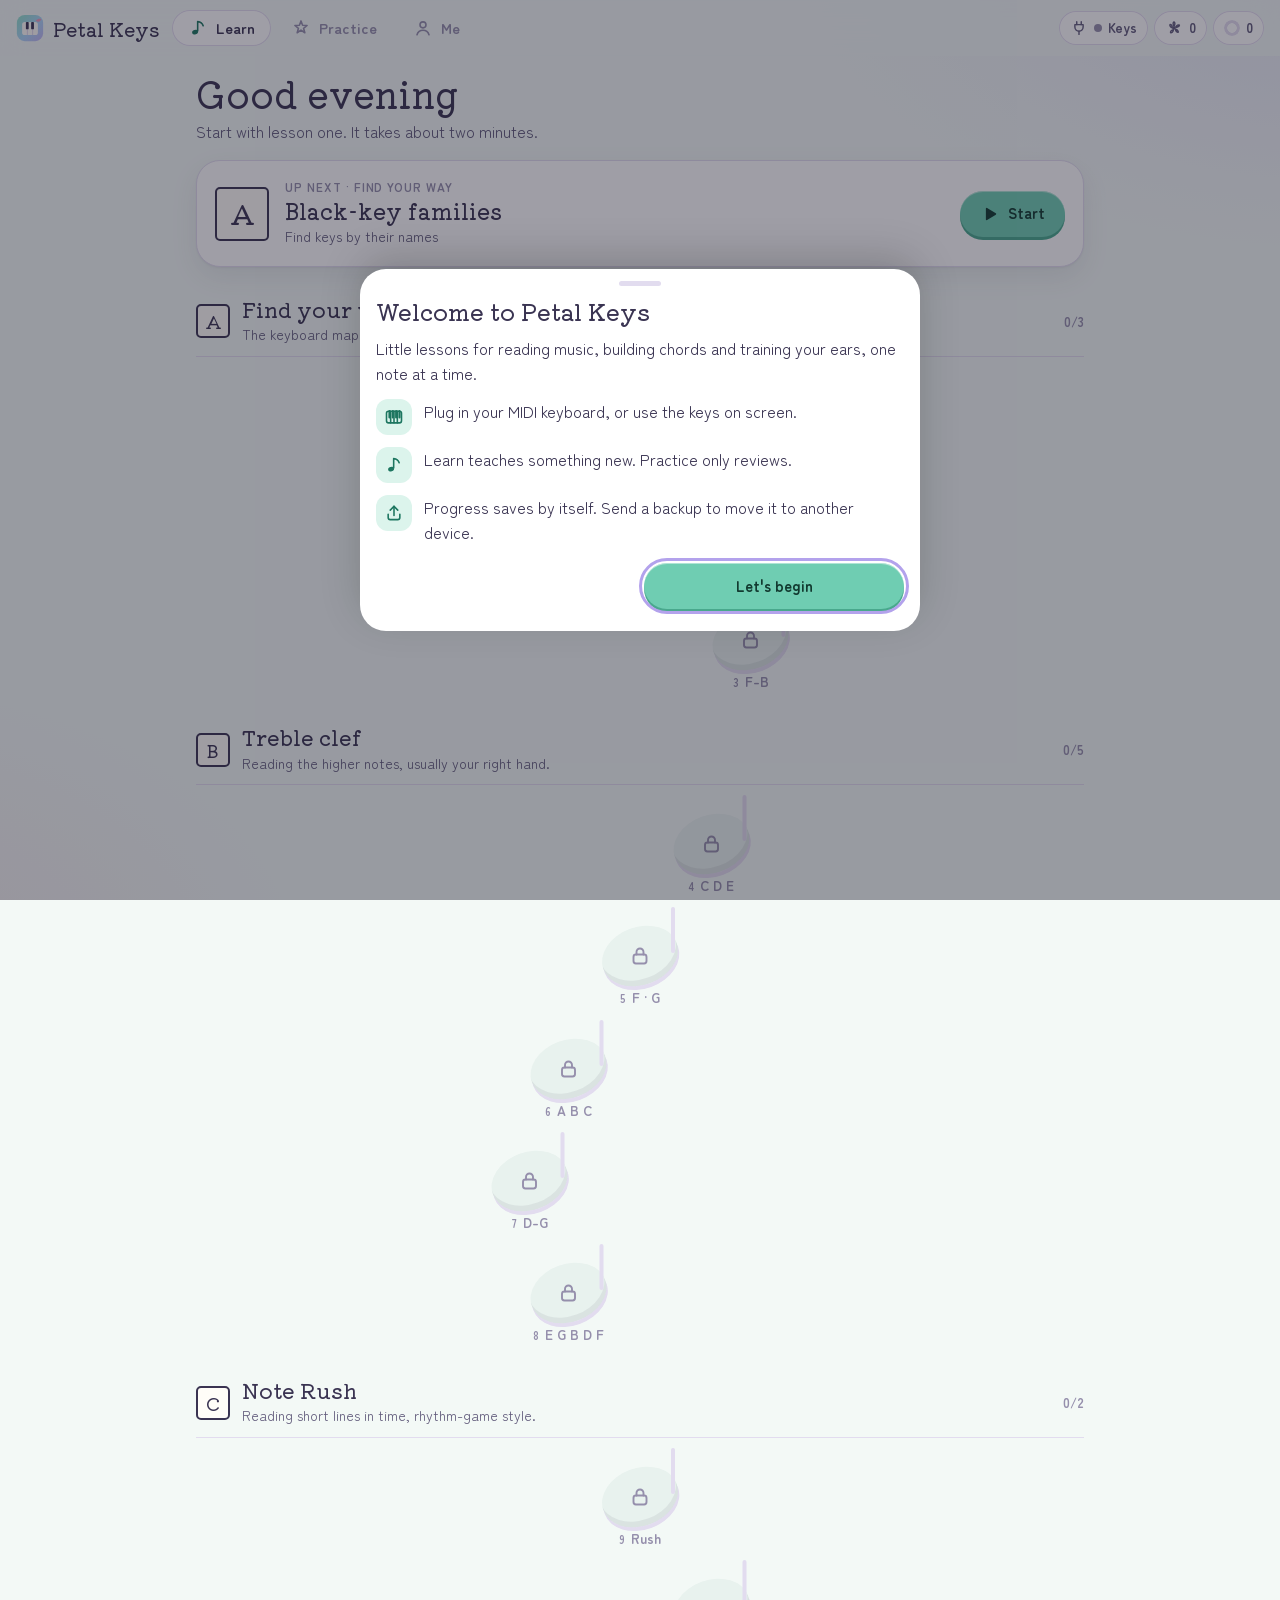
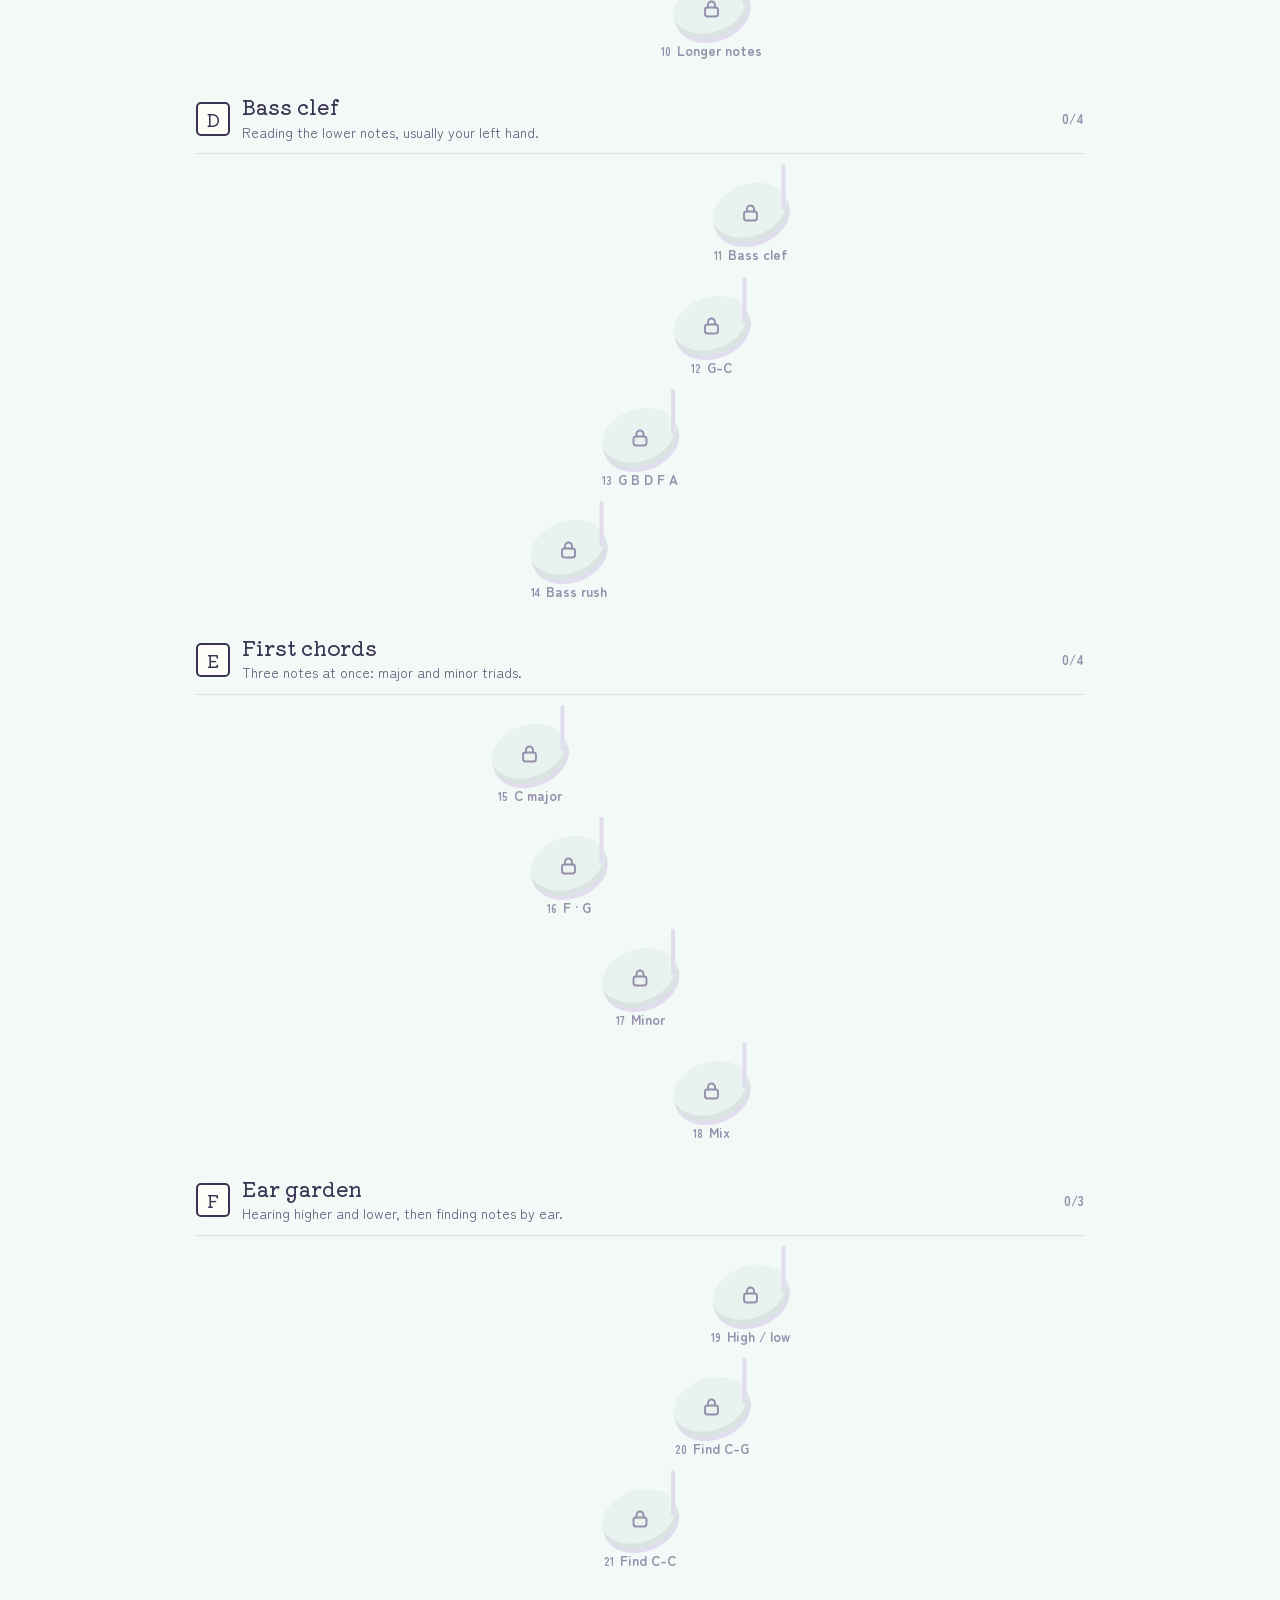
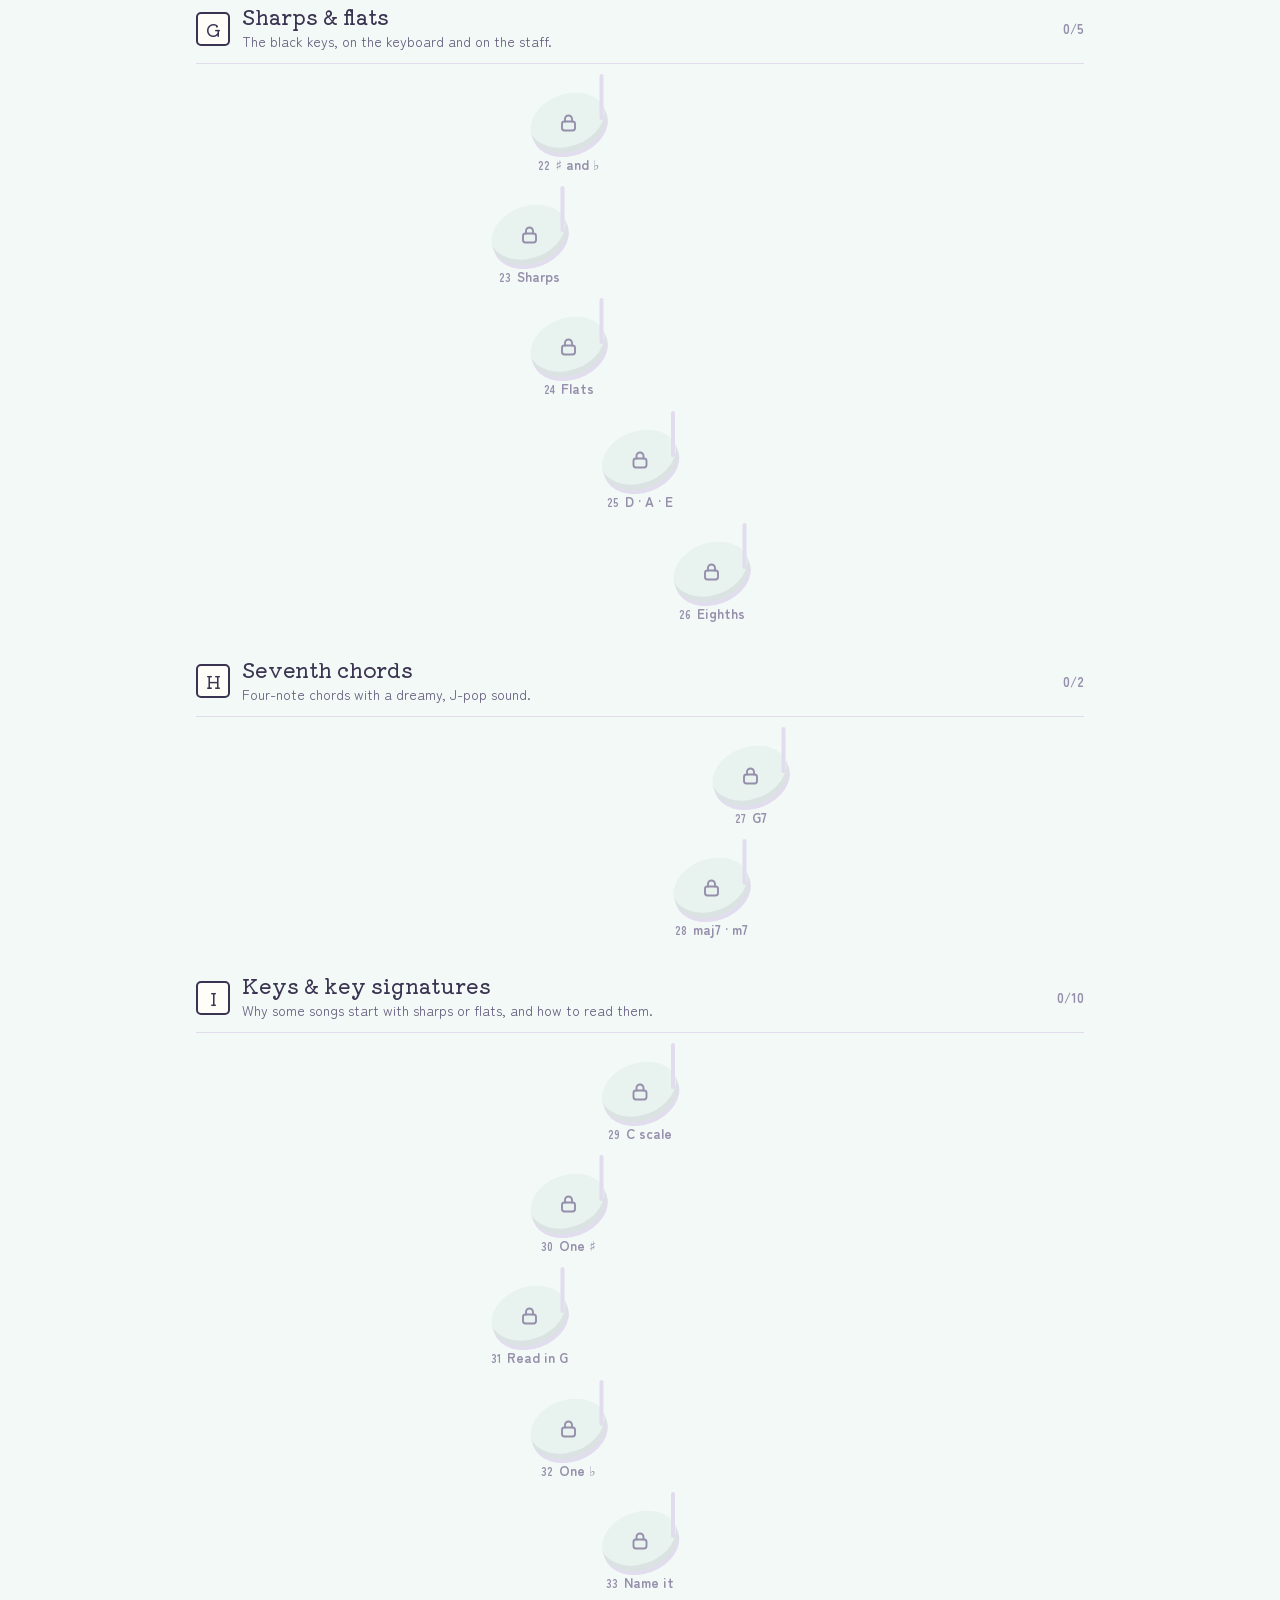
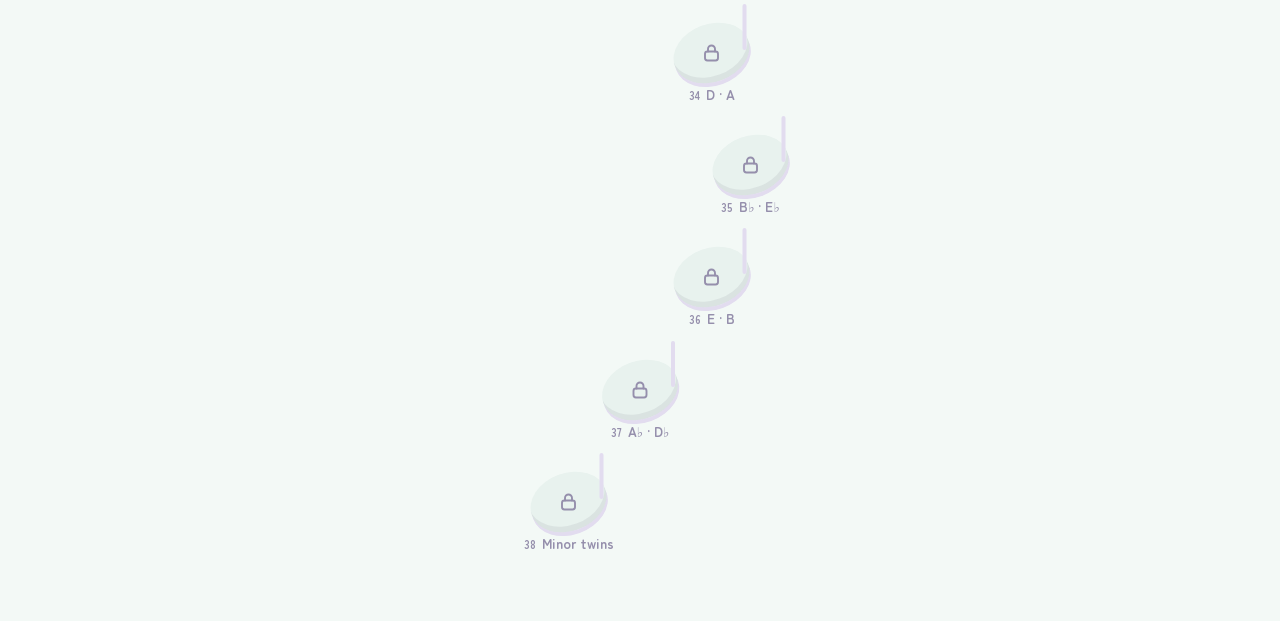
<file: index.html>
<!doctype html>
<html lang="en">
<head>
<meta charset="utf-8">
<meta name="viewport" content="width=device-width, initial-scale=1, viewport-fit=cover, interactive-widget=resizes-content">
<title>Petal Keys</title>
<meta name="claude:viewport-fit-sides" content="cover">
<meta name="description" content="Gentle piano lessons for reading music, building chords and training your ears, with your USB MIDI keyboard or the keys on screen.">
<meta name="theme-color" content="#f3f9f6">
<meta name="color-scheme" content="light dark">
<meta name="mobile-web-app-capable" content="yes">
<meta name="apple-mobile-web-app-capable" content="yes">
<meta name="apple-mobile-web-app-title" content="Petal Keys">
<link rel="manifest" href="manifest.webmanifest">
<link rel="icon" href="icons/icon.svg" type="image/svg+xml">
<link rel="icon" href="icons/icon-192.png" sizes="192x192" type="image/png">
<link rel="apple-touch-icon" href="icons/apple-touch-icon.png">
<link rel="stylesheet" href="css/fonts.css">
<link rel="stylesheet" href="css/app.css">
</head>
<body>
<div id="app"></div>
<noscript><p style="padding:24px">Petal Keys needs JavaScript turned on.</p></noscript>
<script type="module" src="js/main.js"></script>
</body>
</html>
</file>
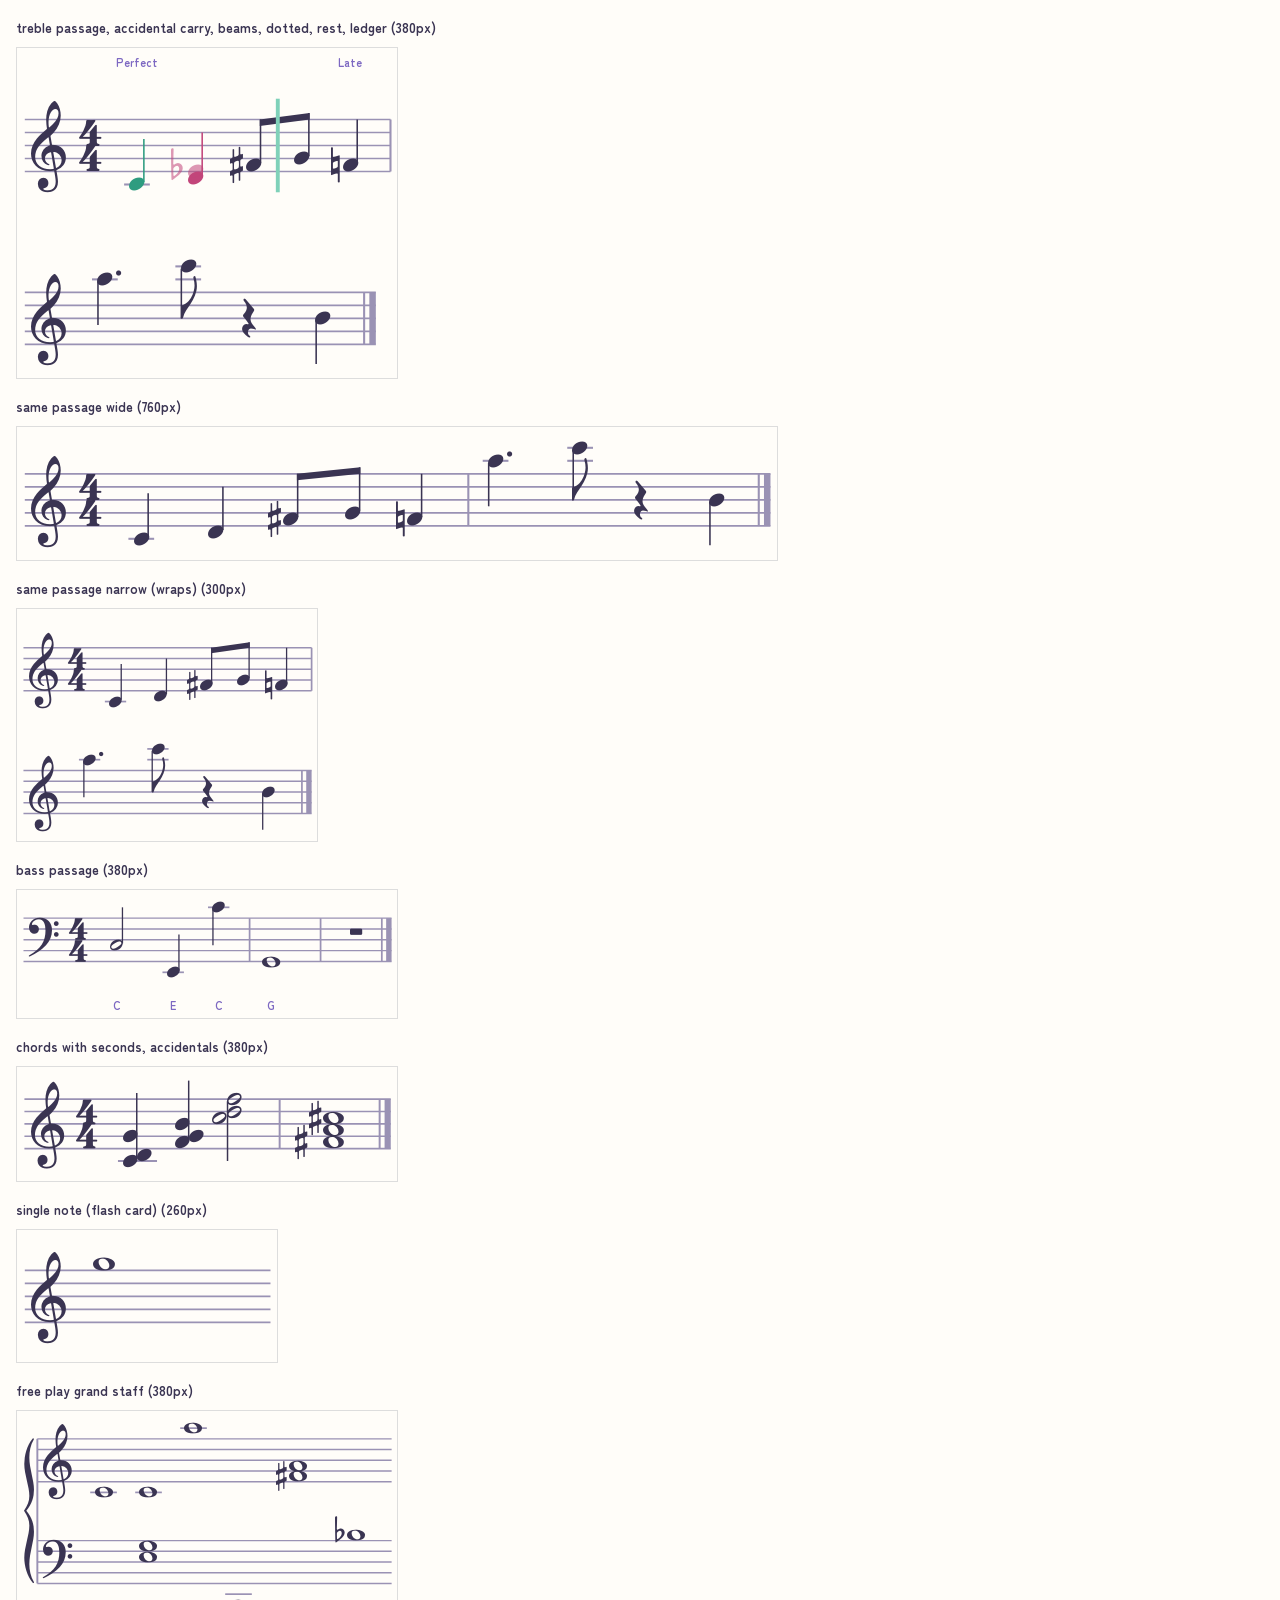
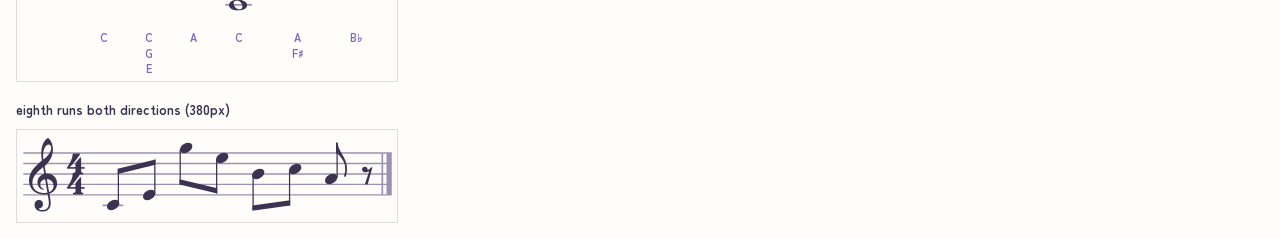
<file: tools/staff-test.html>
<!doctype html>
<html lang="en">
<head>
<meta charset="utf-8">
<title>Staff test</title>
<link rel="stylesheet" href="../css/fonts.css">
<style>
  body { font-family: 'MK Body', sans-serif; background: #fffdf9; color: #3a3452; margin: 16px; }
  .box { border: 1px solid #ddd; margin: 10px 0; width: var(--w, 380px); }
  .staff-svg { display: block; color: #3a3452; }
  .staff-svg .sl, .staff-svg .ledger, .staff-svg .bar { stroke: #9a92b4; }
  .staff-svg .stem { stroke: currentColor; }
  .staff-svg .mus { fill: currentColor; }
  .staff-svg .beam { fill: currentColor; }
  .staff-svg .st-good { color: #2e9c80; }
  .staff-svg .st-bad { color: #c2457a; }
  .staff-svg .ghost { color: #c2457a; opacity: .55; }
  .staff-svg .judge { font: 700 11px 'MK Body'; fill: #7d68c2; }
  .staff-svg .note-name { font: 700 11px 'MK Body'; fill: #7d68c2; }
  .staff-svg .playhead { stroke: #7fd1b9; }
  h3 { margin: 18px 0 4px; font-size: 13px; }
</style>
</head>
<body>
<div id="out"></div>
<script type="module">
import { renderStaff, singleScore, rowScore } from '../js/core/staff.js';
import { parseNote as N, notes } from '../js/core/music.js';
const out = document.getElementById('out');
await document.fonts.load('20px "MK Bravura"');
function show(title, score, opts = {}, w = 380) {
  out.insertAdjacentHTML('beforeend', `<h3>${title} (${w}px)</h3>`);
  const box = document.createElement('div');
  box.className = 'box';
  box.style.setProperty('--w', w + 'px');
  out.append(box);
  const lay = renderStaff(box, score, { width: w, ...opts });
  return lay;
}
const ev = (id, beat, dur, ...ns) => ({ id, beat, dur, notes: ns.map(N), rest: ns.length === 0 });
const passage = {
  clef: 'treble', time: [4, 4],
  measures: [
    { events: [ev('a', 0, 1, 'C4'), ev('b', 1, 1, 'D4'), ev('c', 2, 0.5, 'F#4'), ev('d', 2.5, 0.5, 'G4'), ev('e', 3, 1, 'F4')] },
    { events: [ev('f', 0, 1.5, 'A5'), ev('g', 1.5, 0.5, 'C6'), ev('h', 2, 1), ev('i', 3, 1, 'B4')] },
  ],
};
const lay = show('treble passage, accidental carry, beams, dotted, rest, ledger', passage, {
  states: { a: 'good', b: 'bad' }, judgements: { a: { label: 'Perfect', cls: 'perfect' }, e: { label: 'Late', cls: 'late' } },
  ghosts: [{ absBeat: 1, note: N('Eb4'), cls: 'extra' }],
}, 380);
lay.setPlayhead(2.25);
show('same passage wide', passage, {}, 760);
show('same passage narrow (wraps)', passage, {}, 300);
show('bass passage', { clef: 'bass', time: [4, 4], measures: [
  { events: [ev('a', 0, 2, 'C3'), ev('b', 2, 1, 'E2'), ev('c', 3, 1, 'C4')] },
  { events: [ev('d', 0, 4, 'G2')] },
  { events: [ev('e', 0, 4)] },
] }, { noteNames: true });
show('chords with seconds, accidentals', { clef: 'treble', time: [4, 4], measures: [
  { events: [ev('a', 0, 1, 'C4', 'D4', 'G4'), ev('b', 1, 1, 'F4', 'G4', 'B4'), ev('c', 2, 2, 'C5', 'D5', 'F5'), ] },
  { events: [ev('d', 0, 4, 'F#4', 'A4', 'C#5')] },
] });
show('single note (flash card)', singleScore([N('G5')], 'treble'), { free: true, extent: { treble: [-4, 12] } }, 260);
show('free play grand staff', rowScore([[N('C4')], [N('E3'), N('G3'), N('C4')], [N('A5')], [N('C2')], [N('F#4'), N('A4')], [N('Bb3')]], 'grand'), { free: true, noteNames: true }, 380);
show('eighth runs both directions', { clef: 'treble', time: [4, 4], measures: [
  { events: [ev('a', 0, 0.5, 'C4'), ev('b', 0.5, 0.5, 'E4'), ev('c', 1, 0.5, 'G5'), ev('d', 1.5, 0.5, 'E5'), ev('e', 2, 0.5, 'B4'), ev('f', 2.5, 0.5, 'C5'), ev('g', 3, 0.5, 'A4'), ev('h', 3.5, 0.5)] },
] }, {}, 380);
document.body.dataset.done = '1';
</script>
</body>
</html>
</file>
<file: css/fonts.css>
/* Petal Keys fonts, embedded so the app works offline.
   Kiwi Maru and Zen Maru Gothic: SIL Open Font License 1.1.
   Bravura (music symbols, subset): SIL Open Font License 1.1, Steinberg Media Technologies. */
@font-face{font-family:'MK Display';font-style:normal;font-weight:500;font-display:swap;src:url([data-uri]) format('woff2');unicode-range:U+0000-00FF,U+0131,U+0152-0153,U+02BB-02BC,U+02C6,U+02DA,U+02DC,U+0304,U+0308,U+0329,U+2000-206F,U+20AC,U+2122,U+2191,U+2193,U+2212,U+2215,U+FEFF,U+FFFD}
@font-face{font-family:'MK Body';font-style:normal;font-weight:400;font-display:swap;src:url([data-uri]) format('woff2');unicode-range:U+0000-00FF,U+0131,U+0152-0153,U+02BB-02BC,U+02C6,U+02DA,U+02DC,U+0304,U+0308,U+0329,U+2000-206F,U+20AC,U+2122,U+2191,U+2193,U+2212,U+2215,U+FEFF,U+FFFD}
@font-face{font-family:'MK Body';font-style:normal;font-weight:700;font-display:swap;src:url([data-uri]) format('woff2');unicode-range:U+0000-00FF,U+0131,U+0152-0153,U+02BB-02BC,U+02C6,U+02DA,U+02DC,U+0304,U+0308,U+0329,U+2000-206F,U+20AC,U+2122,U+2191,U+2193,U+2212,U+2215,U+FEFF,U+FFFD}
@font-face{font-family:'MK Bravura';font-style:normal;font-weight:400;font-display:block;src:url([data-uri]) format('woff2')}
</file>
<file: css/app.css>
/* Petal Keys
   Layout: a soft mint-pearl page; music sits on cream manuscript-paper cards;
   the piano is docked at the bottom like the instrument itself. Lessons are
   noteheads climbing a melody, grouped under boxed rehearsal marks. */

:root {
  /* colour: mint, baby blue, pink and lavender on pearl, plum ink for text */
  --paper: #f3f9f6;
  --paper-2: #e8f2ee;
  --card: #ffffff;
  --sheet: #fffdf8;
  --ink: #3a3452;
  --ink-2: #625c7c;
  --ink-3: #958fac;
  --line: #e2dcef;
  --staff-line: #a7a0c0;
  --note-ink: #3a3452;
  --mint: #6fcdb2;
  --mint-deep: #49a88d;
  --mint-ink: #1d7660;
  --mint-soft: #dcf4ec;
  --on-mint: #123a30;
  --lav: #b3a2ec;
  --lav-ink: #5e4ab3;
  --lav-soft: #eee9fc;
  --pink: #f4a6c0;
  --pink-ink: #b0386a;
  --pink-soft: #fde7ef;
  --sky: #a6d4f4;
  --sky-ink: #2a6d9e;
  --sky-soft: #e5f2fc;
  --gold: #e9c46a;
  --gold-ink: #8a680c;
  --gold-soft: #fbf1d6;
  --key-white-top: #ffffff;
  --key-white-bot: #f1edf8;
  --key-black-top: #4b4466;
  --key-black: #2f2a44;
  --kb-frame: #2c2741;
  --felt: #e58fae;
  --toast-bg: #3a3452;
  --toast-fg: #ffffff;
  --toast-act: #8fe6cc;
  --shadow: 0 1px 2px rgba(58, 52, 82, 0.06), 0 10px 28px rgba(58, 52, 82, 0.09);
  --glow-a: rgba(179, 162, 236, 0.22);
  --glow-b: rgba(244, 166, 192, 0.16);
  /* type: Kiwi Maru for display, Zen Maru Gothic for reading */
  --font-display: 'MK Display', 'Kiwi Maru', 'Zen Maru Gothic', 'Hiragino Maru Gothic ProN', ui-rounded, system-ui, sans-serif;
  --font-body: 'MK Body', 'Zen Maru Gothic', ui-rounded, system-ui, -apple-system, 'Segoe UI', Roboto, sans-serif;
  --gutter-l: max(16px, env(safe-area-inset-left, 0px));
  --gutter-r: max(16px, env(safe-area-inset-right, 0px));
  color-scheme: light;
}

@media (prefers-color-scheme: dark) {
  :root:not([data-theme='light']) {
    --paper: #18162a;
    --paper-2: #211e37;
    --card: #232039;
    --sheet: #29254a;
    --ink: #efebfa;
    --ink-2: #bdb6d6;
    --ink-3: #8b84a8;
    --line: #38325a;
    --staff-line: #7b74a0;
    --note-ink: #f2eefc;
    --mint: #7eddc1;
    --mint-deep: #4fb396;
    --mint-ink: #8fe6cc;
    --mint-soft: #1d3a36;
    --on-mint: #0f2f28;
    --lav: #a893f2;
    --lav-ink: #c7baff;
    --lav-soft: #2d2752;
    --pink: #f29bbb;
    --pink-ink: #f7aecb;
    --pink-soft: #402238;
    --sky: #8ec8f2;
    --sky-ink: #acd8f8;
    --sky-soft: #1c2e47;
    --gold: #f0cf7a;
    --gold-ink: #f4da95;
    --gold-soft: #3a3220;
    --key-white-top: #f3f0fa;
    --key-white-bot: #d9d3e8;
    --key-black-top: #3a3450;
    --key-black: #14111f;
    --kb-frame: #0f0d19;
    --felt: #c46a8c;
    --toast-bg: #efebfa;
    --toast-fg: #1d1a2e;
    --toast-act: #1d7660;
    --shadow: 0 1px 2px rgba(0, 0, 0, 0.3), 0 12px 30px rgba(0, 0, 0, 0.35);
    --glow-a: rgba(168, 147, 242, 0.14);
    --glow-b: rgba(242, 155, 187, 0.08);
    color-scheme: dark;
  }
}

:root[data-theme='dark'] {
  --paper: #18162a;
  --paper-2: #211e37;
  --card: #232039;
  --sheet: #29254a;
  --ink: #efebfa;
  --ink-2: #bdb6d6;
  --ink-3: #8b84a8;
  --line: #38325a;
  --staff-line: #7b74a0;
  --note-ink: #f2eefc;
  --mint: #7eddc1;
  --mint-deep: #4fb396;
  --mint-ink: #8fe6cc;
  --mint-soft: #1d3a36;
  --on-mint: #0f2f28;
  --lav: #a893f2;
  --lav-ink: #c7baff;
  --lav-soft: #2d2752;
  --pink: #f29bbb;
  --pink-ink: #f7aecb;
  --pink-soft: #402238;
  --sky: #8ec8f2;
  --sky-ink: #acd8f8;
  --sky-soft: #1c2e47;
  --gold: #f0cf7a;
  --gold-ink: #f4da95;
  --gold-soft: #3a3220;
  --key-white-top: #f3f0fa;
  --key-white-bot: #d9d3e8;
  --key-black-top: #3a3450;
  --key-black: #14111f;
  --kb-frame: #0f0d19;
  --felt: #c46a8c;
  --toast-bg: #efebfa;
  --toast-fg: #1d1a2e;
  --toast-act: #1d7660;
  --shadow: 0 1px 2px rgba(0, 0, 0, 0.3), 0 12px 30px rgba(0, 0, 0, 0.35);
  --glow-a: rgba(168, 147, 242, 0.14);
  --glow-b: rgba(242, 155, 187, 0.08);
  color-scheme: dark;
}

/* ---------- base ---------- */

*, *::before, *::after { box-sizing: border-box; }
[hidden] { display: none !important; }
html { height: 100%; -webkit-text-size-adjust: 100%; }
:root { padding-top: env(safe-area-inset-top, 0px); }
body {
  margin: 0;
  min-height: 100%;
  font: 400 16px/1.55 var(--font-body);
  color: var(--ink);
  background:
    radial-gradient(900px 520px at 105% -8%, var(--glow-a), transparent 62%),
    radial-gradient(760px 480px at -12% 108%, var(--glow-b), transparent 60%),
    var(--paper);
  background-attachment: fixed;
  -webkit-tap-highlight-color: transparent;
  overflow-x: hidden;
}
body::before {
  content: '';
  position: fixed;
  inset: 0 0 auto;
  height: env(safe-area-inset-top, 0px);
  z-index: 60;
  background: var(--paper);
}
body.in-exercise { overflow: hidden; }
img, svg { max-width: 100%; }
button, input, select, textarea { font: inherit; color: inherit; }
h1, h2, h3 { font-weight: 500; }
a { color: var(--mint-ink); }
:focus-visible { outline: 3px solid var(--lav); outline-offset: 2px; border-radius: 8px; }
.visually-hidden { position: absolute !important; width: 1px; height: 1px; overflow: hidden; clip: rect(0 0 0 0); white-space: nowrap; }
.muted { color: var(--ink-2); }
.small { font-size: 13.5px; }
.warn { color: var(--pink-ink); font-weight: 700; }
.bad { color: var(--pink-ink); }
.eyebrow { margin: 0; font: 700 12px/1.3 var(--font-body); letter-spacing: 0.08em; text-transform: uppercase; color: var(--ink-3); }
.ico { display: inline-grid; place-items: center; flex: none; }
.ico svg { width: 20px; height: 20px; display: block; }

/* ---------- buttons ---------- */

.btn {
  display: inline-flex;
  align-items: center;
  justify-content: center;
  gap: 8px;
  min-height: 46px;
  padding: 11px 20px;
  border: 0;
  border-radius: 999px;
  font: 700 15px/1.1 var(--font-body);
  cursor: pointer;
  user-select: none;
  transition: transform 0.08s ease, box-shadow 0.08s ease, background-color 0.15s ease, opacity 0.15s;
  text-decoration: none;
}
.btn:disabled { opacity: 0.45; cursor: default; }
.btn-primary {
  background: var(--mint);
  color: var(--on-mint);
  box-shadow: 0 3px 0 var(--mint-deep), inset 0 1px 0 rgba(255, 255, 255, 0.45);
}
.btn-primary:not(:disabled):active { transform: translateY(2px); box-shadow: 0 1px 0 var(--mint-deep); }
.btn-ghost {
  background: var(--card);
  color: var(--ink);
  box-shadow: inset 0 0 0 1.5px var(--line), 0 2px 0 var(--line);
}
.btn-ghost:not(:disabled):active { transform: translateY(2px); box-shadow: inset 0 0 0 1.5px var(--line); }
.btn-danger { background: var(--pink); color: #3b0e21; box-shadow: 0 3px 0 color-mix(in oklab, var(--pink) 70%, black); }
.btn-danger-ghost { background: transparent; color: var(--pink-ink); box-shadow: inset 0 0 0 1.5px currentColor; margin-top: 8px; }
.btn-wide { min-width: min(260px, 100%); }
.btn-round {
  width: 40px; height: 40px; min-height: 40px; padding: 0;
  border-radius: 50%;
  font: 700 20px/1 var(--font-body);
  background: var(--card);
  color: var(--ink);
  box-shadow: inset 0 0 0 1.5px var(--line);
}
.btn-key {
  min-width: 46px; min-height: 52px; padding: 8px 12px;
  border-radius: 10px 10px 14px 14px;
  background: linear-gradient(var(--key-white-top), var(--key-white-bot));
  color: #3a3452;
  font: 500 20px/1 var(--font-display);
  box-shadow: inset 0 -5px 0 rgba(58, 52, 82, 0.08), 0 0 0 1.5px var(--line), 0 3px 0 var(--line);
}
.btn-key:active { transform: translateY(2px); }
.btn-key.hinted { box-shadow: 0 0 0 3px var(--lav), 0 3px 0 var(--line); }
.btn-choice {
  flex-direction: column;
  min-width: 140px; min-height: 120px; padding: 16px 22px;
  border-radius: 26px;
  background: var(--card);
  color: var(--ink);
  font: 500 20px/1.1 var(--font-display);
  box-shadow: inset 0 0 0 1.5px var(--line), 0 4px 0 var(--line);
}
.btn-choice .ico svg { width: 34px; height: 34px; }
.btn-choice:not(:disabled):active { transform: translateY(3px); box-shadow: inset 0 0 0 1.5px var(--line); }
.btn-choice.right { background: var(--mint); color: var(--on-mint); box-shadow: 0 4px 0 var(--mint-deep); opacity: 1; }
.btn-choice.wrong { background: var(--pink-soft); color: var(--pink-ink); box-shadow: inset 0 0 0 2px var(--pink); opacity: 1; }
.icon-btn {
  width: 42px; height: 42px; flex: none;
  display: grid; place-items: center;
  border: 0; border-radius: 50%;
  background: transparent; color: var(--ink-2);
  cursor: pointer;
}
.icon-btn:hover { background: var(--paper-2); }

/* ---------- top bar & tabs ---------- */

.app { min-height: 100%; }
.topbar {
  position: sticky;
  top: env(safe-area-inset-top, 0px);
  z-index: 20;
  display: flex;
  align-items: center;
  gap: 12px;
  padding: 10px var(--gutter-r) 10px var(--gutter-l);
  background: var(--paper);
}
.brand { display: flex; align-items: center; gap: 9px; color: var(--ink); text-decoration: none; font: 500 19px/1 var(--font-display); }
.brand-mark { display: grid; }
.status { margin-left: auto; display: flex; align-items: center; gap: 6px; }
.chip {
  display: inline-flex; align-items: center; gap: 6px;
  height: 34px; padding: 0 11px;
  border: 0; border-radius: 999px;
  background: var(--card);
  box-shadow: inset 0 0 0 1px var(--line);
  color: var(--ink-2);
  font: 700 13.5px/1 var(--font-body);
  font-variant-numeric: tabular-nums;
}
button.chip { cursor: pointer; }
.chip .ico svg { width: 18px; height: 18px; }
.chip-midi .dot { width: 8px; height: 8px; border-radius: 50%; background: var(--ink-3); }
.chip-midi.on { color: var(--mint-ink); }
.chip-midi.on .dot { background: var(--mint); box-shadow: 0 0 0 3px color-mix(in oklab, var(--mint) 35%, transparent); }
.chip-streak.lit { color: var(--pink-ink); }
.chip-streak.lit .ico { color: var(--pink); }
.chip-xp .mini-ring {
  width: 16px; height: 16px; border-radius: 50%;
  background: conic-gradient(var(--mint) calc(var(--p, 0) * 360deg), var(--line) 0);
  -webkit-mask: radial-gradient(circle, transparent 4.5px, #000 5px);
  mask: radial-gradient(circle, transparent 4.5px, #000 5px);
}
.chip-sound { background: var(--gold-soft); color: var(--gold-ink); box-shadow: inset 0 0 0 1px var(--gold); }

.tabs {
  position: fixed;
  left: 0; right: 0; bottom: 0;
  z-index: 30;
  display: grid;
  grid-template-columns: repeat(3, 1fr);
  padding: 6px var(--gutter-r) calc(6px + env(safe-area-inset-bottom, 0px)) var(--gutter-l);
  background: var(--card);
  box-shadow: 0 -1px 0 var(--line), 0 -8px 24px rgba(58, 52, 82, 0.06);
}
.tab {
  display: grid; justify-items: center; gap: 3px;
  padding: 6px 4px;
  color: var(--ink-3);
  text-decoration: none;
  font: 700 12px/1.2 var(--font-body);
  border-radius: 14px;
}
.tab .ico { padding: 3px 16px; border-radius: 999px; transition: background-color 0.2s; }
.tab.active { color: var(--ink); }
.tab.active .ico { background: var(--mint-soft); color: var(--mint-ink); }

@media (max-width: 420px) {
  .brand-name { display: none; }
  .chip-midi .chip-text, .chip-sound .chip-text { display: none; }
  .chip { padding: 0 9px; }
}

@media (min-width: 760px) {
  .topbar {
    background: color-mix(in oklab, var(--paper) 86%, transparent);
    -webkit-backdrop-filter: blur(12px);
    backdrop-filter: blur(12px);
  }
  .tabs {
    position: static;
    display: flex;
    gap: 4px;
    padding: 0;
    background: transparent;
    box-shadow: none;
  }
  .tab { display: flex; align-items: center; gap: 8px; padding: 8px 16px; font-size: 14.5px; border-radius: 999px; }
  .tab .ico { padding: 0; }
  .tab.active { background: var(--card); box-shadow: inset 0 0 0 1px var(--line); }
  .tab.active .ico { background: none; }
}

/* ---------- pages ---------- */

.screen {
  width: 100%;
  max-width: 920px;
  margin: 0 auto;
  padding: 6px var(--gutter-r) calc(110px + env(safe-area-inset-bottom, 0px)) var(--gutter-l);
  outline: none;
}
@media (min-width: 760px) { .screen { padding-bottom: 64px; } }
.page-head { padding: 10px 0 16px; }
.page-title { margin: 0; font: 500 clamp(27px, 6.4vw, 36px)/1.15 var(--font-display); text-wrap: balance; }
.page-sub { margin: 6px 0 0; color: var(--ink-2); max-width: 38em; }

/* ---------- learn ---------- */

.up-next {
  display: grid;
  grid-template-columns: auto minmax(0, 1fr) auto;
  align-items: center;
  gap: 16px;
  padding: 18px;
  border-radius: 24px;
  background: var(--card);
  border: 1px solid var(--line);
  box-shadow: var(--shadow);
}
.up-next h2 { margin: 2px 0 2px; font: 500 22px/1.25 var(--font-display); text-wrap: balance; }
.up-next .muted { margin: 0; font-size: 14px; }
.up-next.done { grid-template-columns: auto 1fr; }
.up-next-ico svg { width: 44px; height: 44px; color: var(--gold); }
@media (max-width: 520px) {
  .up-next { grid-template-columns: auto minmax(0, 1fr); }
  .up-next > .btn { grid-column: 1 / -1; }
}
.rehearsal {
  width: 34px; height: 34px;
  display: grid; place-items: center;
  border: 2px solid var(--ink);
  border-radius: 5px;
  background: var(--sheet);
  color: var(--ink);
  font: 500 18px/1 var(--font-display);
}
.rehearsal.big { width: 54px; height: 54px; font-size: 27px; border-width: 2.5px; }

.path { display: grid; gap: 30px; margin-top: 30px; }
.unit-head {
  display: grid;
  grid-template-columns: auto minmax(0, 1fr) auto;
  gap: 12px;
  align-items: center;
  padding-bottom: 10px;
  border-bottom: 1px solid var(--line);
}
.unit-title { margin: 0; font: 500 21px/1.2 var(--font-display); }
.unit-blurb { margin: 2px 0 0; color: var(--ink-2); font-size: 14px; }
.unit-count { font: 700 13px var(--font-body); color: var(--ink-3); font-variant-numeric: tabular-nums; }
.path-list {
  list-style: none;
  margin: 0;
  padding: 30px 0 6px;
  display: grid;
  gap: 34px;
  justify-items: center;
}
.path-item {
  position: relative;
  display: grid;
  justify-items: center;
  gap: 4px;
  transform: translateX(calc(var(--x, 0) * min(25vw, 130px)));
}
.node {
  position: relative;
  width: 78px; height: 58px;
  padding: 0;
  border: 0;
  background: transparent;
  cursor: pointer;
  color: var(--ink-3);
}
.node-head {
  position: absolute; inset: 0;
  display: grid; place-items: center;
  border-radius: 50%;
  transform: rotate(-20deg);
  background: var(--paper-2);
  box-shadow: inset 0 -6px 0 rgba(58, 52, 82, 0.08), 0 4px 0 var(--line);
  transition: transform 0.15s ease;
}
.node-head .ico { transform: rotate(20deg); }
.node-head .ico svg { width: 24px; height: 24px; }
.node-stem {
  position: absolute;
  right: 4px; bottom: 32px;
  width: 4px; height: 46px;
  border-radius: 2px;
  background: var(--line);
}
.node:active .node-head { transform: rotate(-20deg) translateY(2px); }
.node-done { color: var(--on-mint); }
.node-done .node-head { background: var(--mint); box-shadow: inset 0 -6px 0 rgba(0, 0, 0, 0.08), 0 4px 0 var(--mint-deep); }
.node-done .node-stem { background: var(--mint-deep); }
.node-current { color: #241d47; }
.node-current .node-head { background: var(--lav); box-shadow: inset 0 -6px 0 rgba(0, 0, 0, 0.08), 0 4px 0 color-mix(in oklab, var(--lav) 70%, black); animation: glow 2.2s ease-in-out infinite; }
.node-current .node-stem { background: var(--lav-ink); }
.node-open { color: var(--lav-ink); }
.node-open .node-head { background: var(--card); box-shadow: inset 0 0 0 2.5px var(--lav), 0 4px 0 var(--line); }
.node-open .node-stem { background: var(--lav); }
.node-label { display: flex; gap: 6px; align-items: baseline; font: 700 13.5px/1.2 var(--font-body); color: var(--ink-2); }
.path-item.locked .node-label { color: var(--ink-3); }
.node-num { font-size: 11px; color: var(--ink-3); font-variant-numeric: tabular-nums; }
.node-stars { display: flex; gap: 1px; }
.node-stars .ico svg, .stars-inline .ico svg { width: 15px; height: 15px; color: var(--line); }
.node-stars .ico.on svg, .stars-inline .ico.on svg { color: var(--gold); }
.node-tag {
  position: absolute;
  top: -34px;
  padding: 5px 11px;
  border-radius: 999px;
  background: var(--ink);
  color: var(--paper);
  font: 700 12px/1.2 var(--font-body);
  white-space: nowrap;
  animation: bob 1.8s ease-in-out infinite;
}
.node-tag::after {
  content: '';
  position: absolute; left: 50%; bottom: -5px;
  width: 10px; height: 10px;
  background: inherit;
  transform: translateX(-50%) rotate(45deg);
  border-radius: 2px;
  z-index: -1;
}
@keyframes glow {
  0%, 100% { box-shadow: inset 0 -6px 0 rgba(0, 0, 0, 0.08), 0 4px 0 color-mix(in oklab, var(--lav) 70%, black), 0 0 0 0 color-mix(in oklab, var(--lav) 45%, transparent); }
  50% { box-shadow: inset 0 -6px 0 rgba(0, 0, 0, 0.08), 0 4px 0 color-mix(in oklab, var(--lav) 70%, black), 0 0 0 12px transparent; }
}
@keyframes bob { 0%, 100% { transform: translateY(0); } 50% { transform: translateY(-4px); } }

/* ---------- practice ---------- */

.mix-card {
  width: 100%;
  display: grid;
  grid-template-columns: auto minmax(0, 1fr) auto;
  gap: 14px;
  align-items: center;
  padding: 18px;
  border: 0;
  border-radius: 24px;
  background: linear-gradient(118deg, var(--mint-soft), var(--sky-soft) 55%, var(--lav-soft));
  color: var(--ink);
  text-align: left;
  cursor: pointer;
  box-shadow: inset 0 0 0 1px var(--line), var(--shadow);
}
.mix-card:active { transform: translateY(1px); }
.mix-ico { width: 52px; height: 52px; border-radius: 16px; display: grid; place-items: center; background: var(--card); color: var(--mint-ink); }
.mix-ico svg { width: 28px; height: 28px; }
.mix-text { display: grid; gap: 2px; min-width: 0; }
.mix-title { font: 500 22px/1.2 var(--font-display); }
.mix-sub { font-size: 14px; color: var(--ink-2); }
.mix-play { width: 44px; height: 44px; border-radius: 50%; background: var(--mint); color: var(--on-mint); }
.drill-grid {
  display: grid;
  grid-template-columns: repeat(2, minmax(0, 1fr));
  gap: 12px;
  margin-top: 16px;
}
@media (min-width: 700px) { .drill-grid { grid-template-columns: repeat(3, minmax(0, 1fr)); } }
.drill-card.d-free {
  grid-column: 1 / -1;
  min-height: 0;
  grid-template-columns: auto minmax(0, 1fr);
  grid-template-rows: auto auto;
  align-items: center;
  column-gap: 14px;
  row-gap: 2px;
}
.drill-card.d-free .drill-ico { grid-row: 1 / 3; margin: 0; }
.drill-card {
  display: grid;
  align-content: start;
  gap: 6px;
  min-height: 124px;
  padding: 14px;
  border: 1px solid var(--line);
  border-radius: 20px;
  background: var(--card);
  color: var(--ink);
  text-align: left;
  cursor: pointer;
  transition: transform 0.1s ease, box-shadow 0.15s;
}
.drill-card:hover { box-shadow: var(--shadow); }
.drill-card:active { transform: translateY(1px); }
.drill-ico { width: 42px; height: 42px; border-radius: 13px; display: grid; place-items: center; background: var(--mint-soft); color: var(--mint-ink); margin-bottom: 2px; }
.d-rush .drill-ico { background: var(--lav-soft); color: var(--lav-ink); }
.d-chord .drill-ico { background: var(--pink-soft); color: var(--pink-ink); }
.d-find .drill-ico, .d-hl .drill-ico { background: var(--sky-soft); color: var(--sky-ink); }
.d-name .drill-ico { background: var(--gold-soft); color: var(--gold-ink); }
.d-free .drill-ico { background: var(--pink-soft); color: var(--pink-ink); }
.drill-title { font: 500 17px/1.2 var(--font-display); }
.drill-text { font-size: 13px; line-height: 1.4; color: var(--ink-2); }

.field { display: grid; gap: 8px; margin-bottom: 16px; }
.field-label { font: 700 13px/1.2 var(--font-body); color: var(--ink-2); letter-spacing: 0.02em; }
.seg { display: flex; flex-wrap: wrap; gap: 6px; }
.seg-btn {
  min-height: 40px;
  padding: 8px 15px;
  border: 0;
  border-radius: 999px;
  background: var(--paper-2);
  color: var(--ink-2);
  font: 700 14px/1.1 var(--font-body);
  cursor: pointer;
}
.seg-btn[aria-checked='true'] { background: var(--ink); color: var(--paper); }
.stepper { display: flex; align-items: center; gap: 14px; font: 700 16px var(--font-body); font-variant-numeric: tabular-nums; }
.num-wrap { display: inline-flex; align-items: baseline; gap: 6px; }
.num-in {
  width: 3.2em;
  padding: 7px 4px;
  border: 1px solid var(--line);
  border-radius: 12px;
  background: var(--paper);
  color: var(--ink);
  font: inherit;
  text-align: center;
  -moz-appearance: textfield;
  appearance: textfield;
}
.num-in::-webkit-inner-spin-button, .num-in::-webkit-outer-spin-button { -webkit-appearance: none; margin: 0; }
.num-in:focus-visible { outline: 2px solid var(--lav); outline-offset: 1px; }
.num-unit { min-width: 2.6em; color: var(--ink-2); }

/* ---------- me ---------- */

.me-summary { display: grid; grid-template-columns: repeat(auto-fit, minmax(min(260px, 100%), 1fr)); gap: 12px; }
.streak-card, .goal-card {
  display: flex; gap: 16px; align-items: center;
  padding: 16px;
  border-radius: 22px;
  background: var(--card);
  border: 1px solid var(--line);
}
.streak-card p, .goal-card p { margin: 0; }
.streak-ico svg { width: 46px; height: 46px; color: var(--pink); }
.big-num { font: 500 36px/1.05 var(--font-display); font-variant-numeric: tabular-nums; }
.big-num .unit { font-size: 16px; color: var(--ink-2); }
.shield { display: flex; gap: 6px; align-items: center; margin-top: 4px !important; }
.shield .ico svg { width: 16px; height: 16px; color: var(--lav-ink); }
.ring-wrap { position: relative; width: 76px; height: 76px; flex: none; }
.goal-ring { width: 76px; height: 76px; display: block; }
.ring-bg { fill: none; stroke: var(--line); stroke-width: 8; }
.ring-fg { fill: none; stroke: var(--mint); stroke-width: 8; stroke-linecap: round; }
.ring-num { position: absolute; inset: 0; display: grid; place-items: center; font: 500 20px var(--font-display); font-variant-numeric: tabular-nums; }
.stat-title { font: 500 18px/1.2 var(--font-display); }
.me-section { margin-top: 26px; padding-top: 20px; border-top: 1px solid var(--line); }
.section-title { margin: 0 0 6px; font: 500 21px/1.2 var(--font-display); }
.map-title { margin: 16px 0 8px; font: 700 15px var(--font-body); }
.legend { display: flex; flex-wrap: wrap; gap: 6px 14px; margin: 10px 0 4px; font-size: 13px; color: var(--ink-2); }
.lg::before { content: ''; display: inline-block; width: 12px; height: 12px; margin-right: 6px; border-radius: 4px; vertical-align: -1px; background: var(--paper-2); box-shadow: inset 0 0 0 1px var(--line); }
.lg.heat-good::before { background: var(--mint); }
.lg.heat-ok::before { background: var(--sky); }
.lg.heat-low::before { background: var(--pink); }
.chip-row { display: flex; flex-wrap: wrap; gap: 8px; margin: 10px 0 4px; }
.chord-chip { padding: 6px 13px; border-radius: 999px; font: 500 16px/1.2 var(--font-display); background: var(--paper-2); color: var(--ink-3); }
.chord-chip.heat-good { background: var(--mint-soft); color: var(--mint-ink); }
.chord-chip.heat-ok { background: var(--sky-soft); color: var(--sky-ink); }
.chord-chip.heat-low { background: var(--pink-soft); color: var(--pink-ink); }
.kv { display: grid; grid-template-columns: minmax(0, 1fr) auto; gap: 9px 16px; margin: 16px 0 0; }
.kv dt { color: var(--ink-2); }
.kv dd { margin: 0; font-weight: 700; text-align: right; font-variant-numeric: tabular-nums; }
.xp-chart { width: 100%; max-width: 560px; height: auto; display: block; margin-top: 8px; }
.xp-chart .bar { fill: var(--lav); }
.xp-chart .bar.met { fill: var(--mint); }
.xp-chart .bar.today { stroke: var(--ink); stroke-width: 1.5; }
.xp-chart .bar.empty { fill: var(--line); }
.xp-chart .goal-line { stroke: var(--ink-3); stroke-width: 1; stroke-dasharray: 4 4; }
.xp-chart .chart-note, .xp-chart .chart-day { font: 700 10px var(--font-body); fill: var(--ink-3); }
.xp-chart .chart-day.today { fill: var(--ink); }
.btn-row { display: flex; flex-wrap: wrap; gap: 10px; margin: 12px 0 6px; }
.set-group { margin-top: 12px; border-radius: 20px; background: var(--card); border: 1px solid var(--line); overflow: hidden; }
.set-row {
  position: relative;
  display: flex; align-items: center; gap: 12px;
  min-height: 58px;
  padding: 12px 14px;
  border-top: 1px solid var(--line);
}
.set-row:first-child { border-top: 0; }
label.set-row { cursor: pointer; }
.set-text { flex: 1; min-width: 0; display: grid; gap: 2px; }
.set-label { font-weight: 700; }
.set-hint { font-size: 13px; line-height: 1.4; color: var(--ink-2); }
.set-row input[type='checkbox'], .switch-row input[type='checkbox'] { position: absolute; opacity: 0; width: 1px; height: 1px; pointer-events: none; }
.switch {
  position: relative; flex: none;
  width: 46px; height: 28px;
  border-radius: 999px;
  background: var(--line);
  transition: background-color 0.2s;
}
.switch::after {
  content: '';
  position: absolute; top: 3px; left: 3px;
  width: 22px; height: 22px;
  border-radius: 50%;
  background: #fff;
  box-shadow: 0 1px 3px rgba(0, 0, 0, 0.25);
  transition: transform 0.2s;
}
input:checked + .switch { background: var(--mint); }
input:checked + .switch::after { transform: translateX(18px); }
input:focus-visible + .switch { outline: 3px solid var(--lav); outline-offset: 2px; }
.select, .text-in {
  max-width: 55%;
  padding: 9px 12px;
  border: 1px solid var(--line);
  border-radius: 12px;
  background: var(--paper);
  color: var(--ink);
}
.text-in { width: 160px; }
.slider { width: min(160px, 45%); accent-color: var(--mint); }
.code-area {
  width: 100%;
  margin: 10px 0 0;
  padding: 10px 12px;
  border: 1px solid var(--line);
  border-radius: 14px;
  background: var(--paper);
  color: var(--ink);
  font: 12.5px/1.45 ui-monospace, 'SF Mono', Menlo, Consolas, monospace;
  word-break: break-all;
  resize: vertical;
}
.file-btn { margin-top: 8px; }
.or { text-align: center; color: var(--ink-3); font-size: 13px; margin: 14px 0 0; }
.about { padding-bottom: 12px; }

/* ---------- sheets & toasts ---------- */

.sheet-wrap {
  position: fixed; inset: 0;
  z-index: 80;
  display: flex; align-items: flex-end; justify-content: center;
  pointer-events: none;
}
.sheet-backdrop {
  position: absolute; inset: 0;
  background: rgba(28, 24, 44, 0.42);
  opacity: 0;
  transition: opacity 0.2s;
  pointer-events: auto;
}
.sheet {
  position: relative;
  width: min(560px, 100%);
  max-height: 88vh;
  overflow-y: auto;
  padding: 8px var(--gutter-r) calc(20px + env(safe-area-inset-bottom, 0px)) var(--gutter-l);
  border-radius: 26px 26px 0 0;
  background: var(--card);
  box-shadow: 0 -12px 40px rgba(0, 0, 0, 0.18);
  transform: translateY(104%);
  transition: transform 0.26s cubic-bezier(0.2, 0.8, 0.2, 1);
  pointer-events: auto;
}
.sheet-wrap.in .sheet { transform: none; }
.sheet-wrap.in .sheet-backdrop { opacity: 1; }
@media (min-width: 700px) {
  .sheet-wrap { align-items: center; }
  .sheet { border-radius: 26px; padding-bottom: 22px; }
}
.sheet-grip { width: 42px; height: 5px; margin: 4px auto 12px; border-radius: 3px; background: var(--line); }
.sheet-title { margin: 0 0 10px; font: 500 23px/1.2 var(--font-display); text-wrap: balance; }
.sheet-body p { margin: 0 0 10px; }
.row-actions { display: flex; flex-wrap: wrap; justify-content: flex-end; gap: 10px; margin-top: 18px; }
.stars-inline { display: flex; gap: 4px; }
.stars-inline .ico svg { width: 24px; height: 24px; }
.welcome-list { list-style: none; padding: 0; margin: 14px 0 0; display: grid; gap: 12px; }
.welcome-list li { display: grid; grid-template-columns: auto 1fr; gap: 12px; align-items: start; }
.welcome-list .ico { width: 36px; height: 36px; border-radius: 12px; background: var(--mint-soft); color: var(--mint-ink); }

.toasts {
  position: fixed;
  left: 50%;
  bottom: calc(88px + env(safe-area-inset-bottom, 0px));
  z-index: 90;
  width: min(92vw, 440px);
  display: grid;
  gap: 8px;
  transform: translateX(-50%);
  pointer-events: none;
}
body.in-exercise .toasts { top: calc(64px + env(safe-area-inset-top, 0px)); bottom: auto; }
@media (min-width: 760px) { .toasts { bottom: 28px; } }
.toast {
  display: flex; align-items: center; justify-content: space-between; gap: 12px;
  padding: 12px 16px;
  border-radius: 16px;
  background: var(--toast-bg);
  color: var(--toast-fg);
  font: 700 14px/1.4 var(--font-body);
  box-shadow: 0 10px 30px rgba(0, 0, 0, 0.2);
  opacity: 0;
  transform: translateY(8px);
  transition: opacity 0.24s, transform 0.24s;
  pointer-events: auto;
}
.toast.in { opacity: 1; transform: none; }
.toast::before { content: ''; flex: none; width: 8px; height: 8px; border-radius: 50%; background: var(--lav); }
.toast.t-good::before { background: var(--mint); }
.toast.t-bad::before { background: var(--pink); }
.toast-msg { flex: 1; }
.toast-act { flex: none; border: 0; background: transparent; color: var(--toast-act); font: 800 14px var(--font-body); cursor: pointer; padding: 6px 4px; }

/* ---------- exercise ---------- */

.exercise {
  position: fixed; inset: 0;
  z-index: 40;
  display: grid;
  grid-template-rows: auto minmax(0, 1fr) auto auto;
  padding-top: env(safe-area-inset-top, 0px);
  background:
    radial-gradient(700px 400px at 100% 0%, var(--glow-a), transparent 60%),
    var(--paper);
}
.ex-top { display: flex; align-items: center; gap: 10px; padding: 8px var(--gutter-r) 4px max(8px, env(safe-area-inset-left, 0px)); }
.ex-progress {
  flex: 1;
  height: 12px;
  border-radius: 999px;
  background: var(--paper-2);
  box-shadow: inset 0 0 0 1px var(--line);
  overflow: hidden;
}
.ex-bar { width: 0; height: 100%; border-radius: inherit; background: linear-gradient(90deg, var(--mint), var(--sky) 70%, var(--lav)); transition: width 0.35s ease; }
.ex-top.no-progress .ex-progress { visibility: hidden; }
.ex-main {
  min-height: 0;
  overflow-y: auto;
  display: flex; flex-direction: column; align-items: center;
  gap: 6px;
  padding: 4px var(--gutter-r) 6px var(--gutter-l);
}
.ex-title { margin: 0; font: 700 12px/1.4 var(--font-body); letter-spacing: 0.1em; text-transform: uppercase; color: var(--ink-3); }
.ex-body { width: 100%; flex: 1 0 auto; display: flex; flex-direction: column; justify-content: center; }
.ex-feedback {
  min-height: 2.9em;
  max-width: 34em;
  margin: 2px auto 0;
  text-align: center;
  font-weight: 700;
  color: var(--ink-2);
  text-wrap: balance;
}
.ex-feedback.fb-good { color: var(--mint-ink); }
.ex-feedback.fb-hint, .ex-feedback.fb-bad { color: var(--pink-ink); }
.ex-actions {
  display: flex; flex-wrap: wrap; align-items: center; justify-content: center;
  gap: 10px;
  padding: 6px var(--gutter-r) 12px var(--gutter-l);
}
.ex-actions .btn-wide { flex: 1 1 180px; min-width: 0; max-width: 340px; }
.exercise.kb-off .ex-actions { padding-bottom: calc(18px + env(safe-area-inset-bottom, 0px)); }
.ex-kb { height: clamp(140px, 25vh, 228px); }
@media (orientation: landscape) and (max-height: 540px) {
  .ex-kb { height: 42vh; }
  .ex-feedback { min-height: 1.6em; }
}
@media (min-width: 900px) and (min-height: 760px) { .ex-kb { height: 220px; } }

.prompt-block { width: 100%; max-width: 680px; margin: 0 auto; display: grid; justify-items: center; gap: 8px; }
.prompt-block.rush, .prompt-block.free { max-width: 860px; }
.prompt-sub { margin: 0; color: var(--ink-2); text-align: center; text-wrap: balance; }
.big-letter { font: 500 clamp(70px, 20vw, 120px)/1 var(--font-display); color: var(--ink); }
.chord-big { font: 500 clamp(58px, 17vw, 104px)/1 var(--font-display); color: var(--ink); }
.pop { animation: popIn 0.32s cubic-bezier(0.2, 0.9, 0.3, 1.3); }
@keyframes popIn { from { transform: scale(0.82); opacity: 0.2; } to { transform: none; opacity: 1; } }

.staff-card {
  position: relative;
  width: 100%;
  padding: 10px 10px 8px;
  border-radius: 20px;
  background: var(--sheet);
  border: 1px solid var(--line);
  box-shadow: var(--shadow);
  overflow-x: auto;
}
.flash-card { max-width: 440px; display: flex; justify-content: center; }
.staff-inner { width: 100%; }
.staff-mini { display: flex; justify-content: center; min-height: 10px; }
.hl-staff:not(.shown) { visibility: hidden; }
.pop-layer { position: absolute; inset: 0; pointer-events: none; }
.pop-layer .pop {
  position: absolute;
  top: 4px;
  padding: 3px 9px;
  border-radius: 999px;
  background: var(--mint-soft);
  color: var(--mint-ink);
  font: 800 12px/1.2 var(--font-body);
  transform: translateX(-50%);
  animation: floatUp 0.9s ease-out forwards;
}
.pop-layer .j-great { background: var(--sky-soft); color: var(--sky-ink); }
.pop-layer .j-good { background: var(--lav-soft); color: var(--lav-ink); }
.pop-layer .j-early, .pop-layer .j-late { background: var(--gold-soft); color: var(--gold-ink); }
@keyframes floatUp { from { opacity: 0; transform: translate(-50%, 6px); } 20% { opacity: 1; transform: translate(-50%, 0); } to { opacity: 0; transform: translate(-50%, -10px); } }

.beat-dots { display: flex; gap: 12px; height: 14px; opacity: 0; transition: opacity 0.2s; }
.beat-dots.on { opacity: 1; }
.beat-dots i { width: 13px; height: 13px; border-radius: 50%; background: var(--line); transition: background-color 0.08s, transform 0.08s; }
.beat-dots i.lit { background: var(--lav); transform: scale(1.25); }
.tempo { display: inline-flex; align-items: center; gap: 8px; padding: 3px; border-radius: 999px; background: var(--card); box-shadow: inset 0 0 0 1px var(--line); }
.tempo .btn-round { width: 38px; height: 38px; min-height: 38px; box-shadow: none; background: var(--paper-2); }
.tempo .btn-round, .stepper .btn-round { touch-action: manipulation; user-select: none; -webkit-user-select: none; -webkit-touch-callout: none; }
.tempo-lbl { min-width: 72px; text-align: center; font: 700 15px var(--font-body); font-variant-numeric: tabular-nums; }
.tempo-lbl .q { font-size: 18px; }
.score-box { width: 100%; display: grid; gap: 6px; justify-items: center; }
.score-chips { display: flex; flex-wrap: wrap; justify-content: center; gap: 10px; }
.score-chip { min-width: 88px; padding: 10px 16px; display: grid; justify-items: center; gap: 4px; border-radius: 18px; background: var(--card); border: 1px solid var(--line); }
.score-chip.total { background: var(--mint-soft); border-color: transparent; }
.score-chip.best { background: var(--gold-soft); }
.sc-val { font: 500 27px/1 var(--font-display); font-variant-numeric: tabular-nums; }
.sc-lbl { font: 700 11.5px/1 var(--font-body); letter-spacing: 0.07em; text-transform: uppercase; color: var(--ink-2); }
.judge-summary { margin: 0; font-size: 13.5px; color: var(--ink-2); text-align: center; }
.name-pad { display: grid; gap: 8px; justify-items: center; margin-top: 4px; }
.name-row { display: flex; flex-wrap: wrap; justify-content: center; gap: 6px; }
.chord-hint { display: grid; justify-items: center; gap: 4px; }
.hint-notes { margin: 0; font: 700 16px var(--font-body); color: var(--lav-ink); }
.switch-row { position: relative; display: inline-flex; align-items: center; gap: 10px; font: 700 14px var(--font-body); color: var(--ink-2); cursor: pointer; padding: 6px 4px; }
.choice-row { display: flex; flex-wrap: wrap; justify-content: center; gap: 16px; margin: 8px 0; }
.choice-grid { display: grid; grid-template-columns: repeat(2, minmax(0, 150px)); justify-content: center; gap: 12px; margin: 6px 0; width: 100%; }
.choice-grid .btn-choice { min-width: 0; min-height: 76px; padding: 10px 12px; font-size: 24px; gap: 2px; }
.choice-sub { font: 700 12.5px var(--font-body); color: var(--ink-2); }
.btn-choice.right .choice-sub { color: inherit; }
.keysig-card { display: flex; justify-content: center; }
.ear-art { display: flex; align-items: flex-end; gap: 7px; height: 46px; }
.ear-art i { width: 10px; height: 100%; border-radius: 6px; background: var(--sky); transform-origin: bottom; animation: eq 1.1s ease-in-out infinite alternate; }
.ear-art i:nth-child(2) { background: var(--lav); animation-delay: -0.4s; }
.ear-art i:nth-child(3) { background: var(--pink); animation-delay: -0.75s; }
@keyframes eq { from { transform: scaleY(0.3); } to { transform: scaleY(1); } }
.guess { margin: 4px 0 0; font: 700 19px var(--font-body); color: var(--ink); font-variant-numeric: tabular-nums; }
.free-big { min-height: 1.2em; font: 500 clamp(42px, 13vw, 76px)/1.1 var(--font-display); text-align: center; overflow-wrap: anywhere; }
.free-card { max-width: 860px; }
.inst-pick { display: inline-flex; align-items: center; gap: 8px; padding: 4px 4px 4px 12px; border-radius: 999px; background: var(--card); box-shadow: inset 0 0 0 1px var(--line); color: var(--ink-2); }
.inst-pick .select { max-width: none; border: 0; background: transparent; font-weight: 700; padding: 6px 8px; }
.tap-pad {
  width: 168px; height: 168px;
  border: 0; border-radius: 50%;
  background: radial-gradient(circle at 35% 30%, #ffffff, var(--mint) 72%);
  color: var(--on-mint);
  font: 500 26px var(--font-display);
  box-shadow: 0 6px 0 var(--mint-deep);
  cursor: pointer;
  touch-action: manipulation;
}
.tap-pad.bump { animation: bump 0.16s ease-out; }
@keyframes bump { 50% { transform: scale(0.94) translateY(3px); } }
.calib-dots { display: flex; flex-wrap: wrap; justify-content: center; gap: 7px; max-width: 340px; }
.calib-dots i:nth-child(4n + 1):not(:first-child) { margin-left: 9px; }
.calib-dots i { width: 11px; height: 11px; border-radius: 50%; background: var(--line); }
.calib-dots i.lit { background: var(--lav); }

/* teaching cards */
.teach-card { width: 100%; max-width: 620px; margin: 0 auto; display: grid; gap: 10px; }
.teach-step { margin: 0; font: 700 12px var(--font-body); letter-spacing: 0.08em; text-transform: uppercase; color: var(--lav-ink); }
.teach-title { margin: 0; font: 500 clamp(25px, 6.4vw, 34px)/1.2 var(--font-display); text-wrap: balance; }
.teach-text { margin: 0; max-width: 34em; font-size: 17px; line-height: 1.65; }
.card-visual { display: grid; gap: 12px; margin-top: 6px; }
.staff-box { padding: 10px; border-radius: 18px; background: var(--sheet); border: 1px solid var(--line); display: flex; justify-content: center; overflow-x: auto; }
.staff-box.small { padding: 6px; border-radius: 14px; }
.caption { margin: 0; font-size: 14px; color: var(--ink-2); }
.chord-row { display: flex; flex-wrap: wrap; gap: 12px; }
.chord-fig { flex: 1 1 230px; margin: 0; display: grid; gap: 8px; padding: 12px; border-radius: 20px; background: var(--card); border: 1px solid var(--line); }
.chord-sym { font: 500 34px/1 var(--font-display); }
.chord-fig figcaption, .rhythm-fig figcaption { font-size: 13.5px; color: var(--ink-2); }
.rhythm-row { display: grid; grid-template-columns: repeat(3, minmax(0, 1fr)); gap: 10px; }
.rhythm-fig { margin: 0; display: grid; gap: 6px; text-align: center; }

/* results */
.results { position: relative; width: 100%; max-width: 520px; margin: 0 auto; padding-top: 16px; display: grid; justify-items: center; gap: 8px; text-align: center; }
.results-title { margin: 0; font: 500 clamp(27px, 7vw, 38px)/1.15 var(--font-display); text-wrap: balance; }
.results-cheer { margin: 0; color: var(--ink-2); font-weight: 700; }
.stars-row { display: flex; gap: 6px; }
.big-star svg { width: 56px; height: 56px; color: var(--line); }
.big-star.on svg { color: var(--gold); animation: starIn 0.5s cubic-bezier(0.2, 0.9, 0.3, 1.4) both; }
.big-star.on:nth-child(2) svg { animation-delay: 0.15s; }
.big-star.on:nth-child(3) svg { animation-delay: 0.3s; }
@keyframes starIn { from { transform: scale(0.3) rotate(-30deg); opacity: 0; } to { transform: none; opacity: 1; } }
.result-stats { display: grid; grid-template-columns: auto auto; gap: 8px 18px; margin: 10px 0 0; font-variant-numeric: tabular-nums; }
.result-stats dt { text-align: right; color: var(--ink-2); }
.result-stats dd { margin: 0; text-align: left; font-weight: 800; }
.result-notes { margin: 6px 0 0; padding: 0; list-style: none; color: var(--lav-ink); font-weight: 700; }
.sparkles { position: absolute; top: 70px; left: 50%; width: 0; height: 0; pointer-events: none; }
.sparkles i {
  position: absolute;
  width: 8px; height: 8px;
  border-radius: 50%;
  background: var(--mint);
  opacity: 0;
  animation: burst 1.2s ease-out forwards;
  --a: calc(var(--i) * 36deg);
}
.sparkles i:nth-child(3n + 1) { background: var(--pink); }
.sparkles i:nth-child(3n + 2) { background: var(--lav); }
@keyframes burst {
  0% { opacity: 1; transform: rotate(var(--a)) translateY(0) scale(1); }
  100% { opacity: 0; transform: rotate(var(--a)) translateY(-110px) scale(0.4); }
}

/* ---------- keyboard ---------- */

.kb {
  position: relative;
  height: 100%;
  display: grid;
  grid-template-columns: auto minmax(0, 1fr) auto;
  gap: 4px;
  padding: 8px max(4px, env(safe-area-inset-right, 0px)) calc(6px + env(safe-area-inset-bottom, 0px)) max(4px, env(safe-area-inset-left, 0px));
  background: var(--kb-frame);
  border-top: 4px solid var(--felt);
  user-select: none;
  -webkit-user-select: none;
  -webkit-touch-callout: none;
}
.kb-keys { position: relative; display: flex; height: 100%; touch-action: none; --bw: calc(100% / var(--n) * 0.6); }
.key { -webkit-touch-callout: none; }
.key.white {
  position: relative;
  flex: 1 1 0;
  min-width: 0;
  margin: 0 1px;
  display: flex; align-items: flex-end; justify-content: center;
  border-radius: 0 0 9px 9px;
  background: linear-gradient(var(--key-white-top), var(--key-white-bot));
  box-shadow: inset 0 -7px 0 rgba(58, 52, 82, 0.09);
}
.key.black {
  position: absolute; top: 0; z-index: 2;
  width: var(--bw); height: 61%;
  display: flex; align-items: flex-end; justify-content: center;
  border-radius: 0 0 7px 7px;
  background: linear-gradient(var(--key-black-top), var(--key-black));
  box-shadow: inset 0 -5px 0 rgba(255, 255, 255, 0.07), 0 3px 2px rgba(0, 0, 0, 0.35);
}
.key .lbl { margin-bottom: 7px; font: 700 10.5px/1.15 var(--font-body); color: #8a83a3; white-space: pre-line; text-align: center; pointer-events: none; }
.key.black .lbl { color: #d9d3ea; font-size: 9px; }
.key.white.down { background: linear-gradient(#bff0e1, var(--mint)); box-shadow: inset 0 -3px 0 rgba(0, 0, 0, 0.08); }
.key.black.down { background: linear-gradient(#69c9ad, #3f9b82); }
.key.hint { box-shadow: inset 0 0 0 3px var(--lav), inset 0 -7px 0 rgba(58, 52, 82, 0.09); }
.key.white.hint { background: linear-gradient(#ffffff, #e5dcff); }
.key.black.hint { background: linear-gradient(#8f7fd6, #5e4ab3); }
.key.white.good { background: linear-gradient(#c9f3e6, var(--mint)); }
.key.black.good { background: linear-gradient(#69c9ad, #2f8a71); }
.key.white.bad { background: linear-gradient(#ffe1eb, var(--pink)); }
.key.black.bad { background: linear-gradient(#e889ab, #b0386a); }
.key.white.chosen { background: linear-gradient(#ffffff, #cfe7fa); box-shadow: inset 0 0 0 3px var(--sky), inset 0 -7px 0 rgba(58, 52, 82, 0.09); }
.key.black.chosen { background: linear-gradient(#6aa9d6, #2a6d9e); }
.key.answer { box-shadow: inset 0 0 0 3px var(--mint), inset 0 -7px 0 rgba(58, 52, 82, 0.09); }
.key.black.answer { background: linear-gradient(#69c9ad, #2f8a71); }
.key.ref::after {
  content: '✦';
  position: absolute; left: 50%; bottom: 22px;
  transform: translateX(-50%);
  color: #c8a43c;
  font-size: 13px;
  pointer-events: none;
}
.key.black.fam2 { background: linear-gradient(#8f7fd6, #5e4ab3); }
.key.black.fam3 { background: linear-gradient(#6aa9d6, #2a6d9e); }
.kb-shift {
  width: 24px;
  border: 0; border-radius: 10px;
  background: rgba(255, 255, 255, 0.07);
  color: #e9e4f6;
  font: 700 22px/1 var(--font-body);
  cursor: pointer;
}
.kb-shift:disabled { opacity: 0.25; cursor: default; }
.kb-range { position: absolute; top: -26px; right: 10px; font: 700 11px var(--font-body); color: var(--ink-3); pointer-events: none; }
.kb.latching .kb-range::before { content: 'tap to hold · '; color: var(--lav-ink); }
.kb-static { height: 96px; padding: 6px; border-top-width: 3px; border-radius: 14px; grid-template-columns: 1fr; }
.kb-static .kb-keys { touch-action: auto; }
.kb-static .key.white { border-radius: 0 0 6px 6px; }
.kb-keys.heat .key.white.heat-good { background: linear-gradient(#dff7ef, var(--mint)); }
.kb-keys.heat .key.white.heat-ok { background: linear-gradient(#eaf5fd, var(--sky)); }
.kb-keys.heat .key.white.heat-low { background: linear-gradient(#ffeef4, var(--pink)); }
.kb-keys.heat .key.black.heat-good { background: linear-gradient(#5fbfa3, #2f8a71); }
.kb-keys.heat .key.black.heat-ok { background: linear-gradient(#6aa9d6, #2a6d9e); }
.kb-keys.heat .key.black.heat-low { background: linear-gradient(#e889ab, #b0386a); }

/* ---------- sheet music ---------- */

.staff-svg { display: block; height: auto; max-width: 100%; color: var(--note-ink); overflow: visible; }
.staff-svg .sl, .staff-svg .ledger, .staff-svg .bar { stroke: var(--staff-line); }
.staff-svg .stem { stroke: currentColor; }
.staff-svg .mus, .staff-svg .beam { fill: currentColor; }
.staff-svg .st-good { color: var(--mint-ink); }
.staff-svg .st-bad, .staff-svg .st-miss { color: var(--pink-ink); }
.staff-svg .st-miss .head { opacity: 0.85; }
.staff-svg .st-active { color: var(--lav-ink); }
.staff-svg .ghost { color: var(--pink-ink); opacity: 0.5; }
.staff-svg .judge { font: 800 11px var(--font-body); fill: var(--lav-ink); }
.staff-svg .judge-ms { font: 700 10px var(--font-body); fill: var(--ink-2); font-variant-numeric: tabular-nums; }
.staff-svg .j-perfect { fill: var(--mint-ink); }
.staff-svg .j-great { fill: var(--sky-ink); }
.staff-svg .j-early, .staff-svg .j-late { fill: var(--gold-ink); }
.staff-svg .note-name { font: 700 12.5px var(--font-body); fill: var(--lav-ink); }
.staff-svg .key-hint { fill: var(--lav-ink); opacity: 0.75; }
.staff-svg .playhead { stroke: var(--mint); stroke-linecap: round; opacity: 0.95; }

@media (prefers-reduced-motion: reduce) {
  *, *::before, *::after { animation-duration: 0.001ms !important; animation-iteration-count: 1 !important; transition-duration: 0.001ms !important; }
}

/* ---------- songs ---------- */
.songs { margin-top: 22px; }
.songs-head { display: flex; align-items: center; justify-content: space-between; gap: 12px; margin-bottom: 8px; }
.songs-head .section-title { margin: 0; }
.add-song { min-height: 40px; padding: 8px 16px; cursor: pointer; }
.songs-empty { margin: 0; padding: 14px 16px; border-radius: 18px; border: 1.5px dashed var(--line); }
.song-list { list-style: none; margin: 0; padding: 0; display: grid; gap: 8px; }
.song-row { display: flex; align-items: center; gap: 4px; padding-right: 4px; border-radius: 18px; background: var(--card); border: 1px solid var(--line); }
.song-main { flex: 1; min-width: 0; display: flex; align-items: center; gap: 12px; padding: 12px 14px; border: 0; background: transparent; color: var(--ink); text-align: left; cursor: pointer; border-radius: 18px; }
.song-ico { width: 40px; height: 40px; flex: none; border-radius: 12px; display: grid; place-items: center; background: var(--pink-soft); color: var(--pink-ink); }
.song-text { display: grid; gap: 2px; min-width: 0; }
.song-title { font: 500 17px/1.25 var(--font-display); overflow-wrap: anywhere; }
.song-sub { font-size: 13px; color: var(--ink-2); }
.song-more .ico svg { width: 18px; height: 18px; }
.drills-title { margin-top: 24px; }
.prompt-block.song { max-width: 900px; gap: 10px; }
.song-tools { display: flex; flex-wrap: wrap; justify-content: center; align-items: center; gap: 8px; }
.song-tools .select { max-width: 100%; font-weight: 700; font-size: 14px; }
.seg-small .seg-btn { min-height: 36px; padding: 6px 13px; font-size: 13.5px; }
.song-card, .rush-card { max-height: clamp(170px, 34vh, 520px); overflow-y: auto; overscroll-behavior: contain; }
.staff-svg .tie { fill: currentColor; color: var(--note-ink); }
.staff-svg .tie.st-good { color: var(--mint-ink); }
.staff-svg .bar-num { font: 700 10px var(--font-body); fill: var(--ink-3); }
.staff-svg .st-active { color: var(--lav-ink); }
@media (min-width: 700px) { .song-card, .rush-card { max-height: min(50vh, 560px); } }
.song-toggles { gap: 4px 14px; }
.song-range label { font-weight: 700; font-size: 14px; color: var(--ink-2); }
.song-toggles .switch-row { padding: 2px 0; }
.chip-btn { cursor: pointer; }
.learn-status { min-height: 1.5em; font-weight: 700; color: var(--lav-ink); }
</file>
